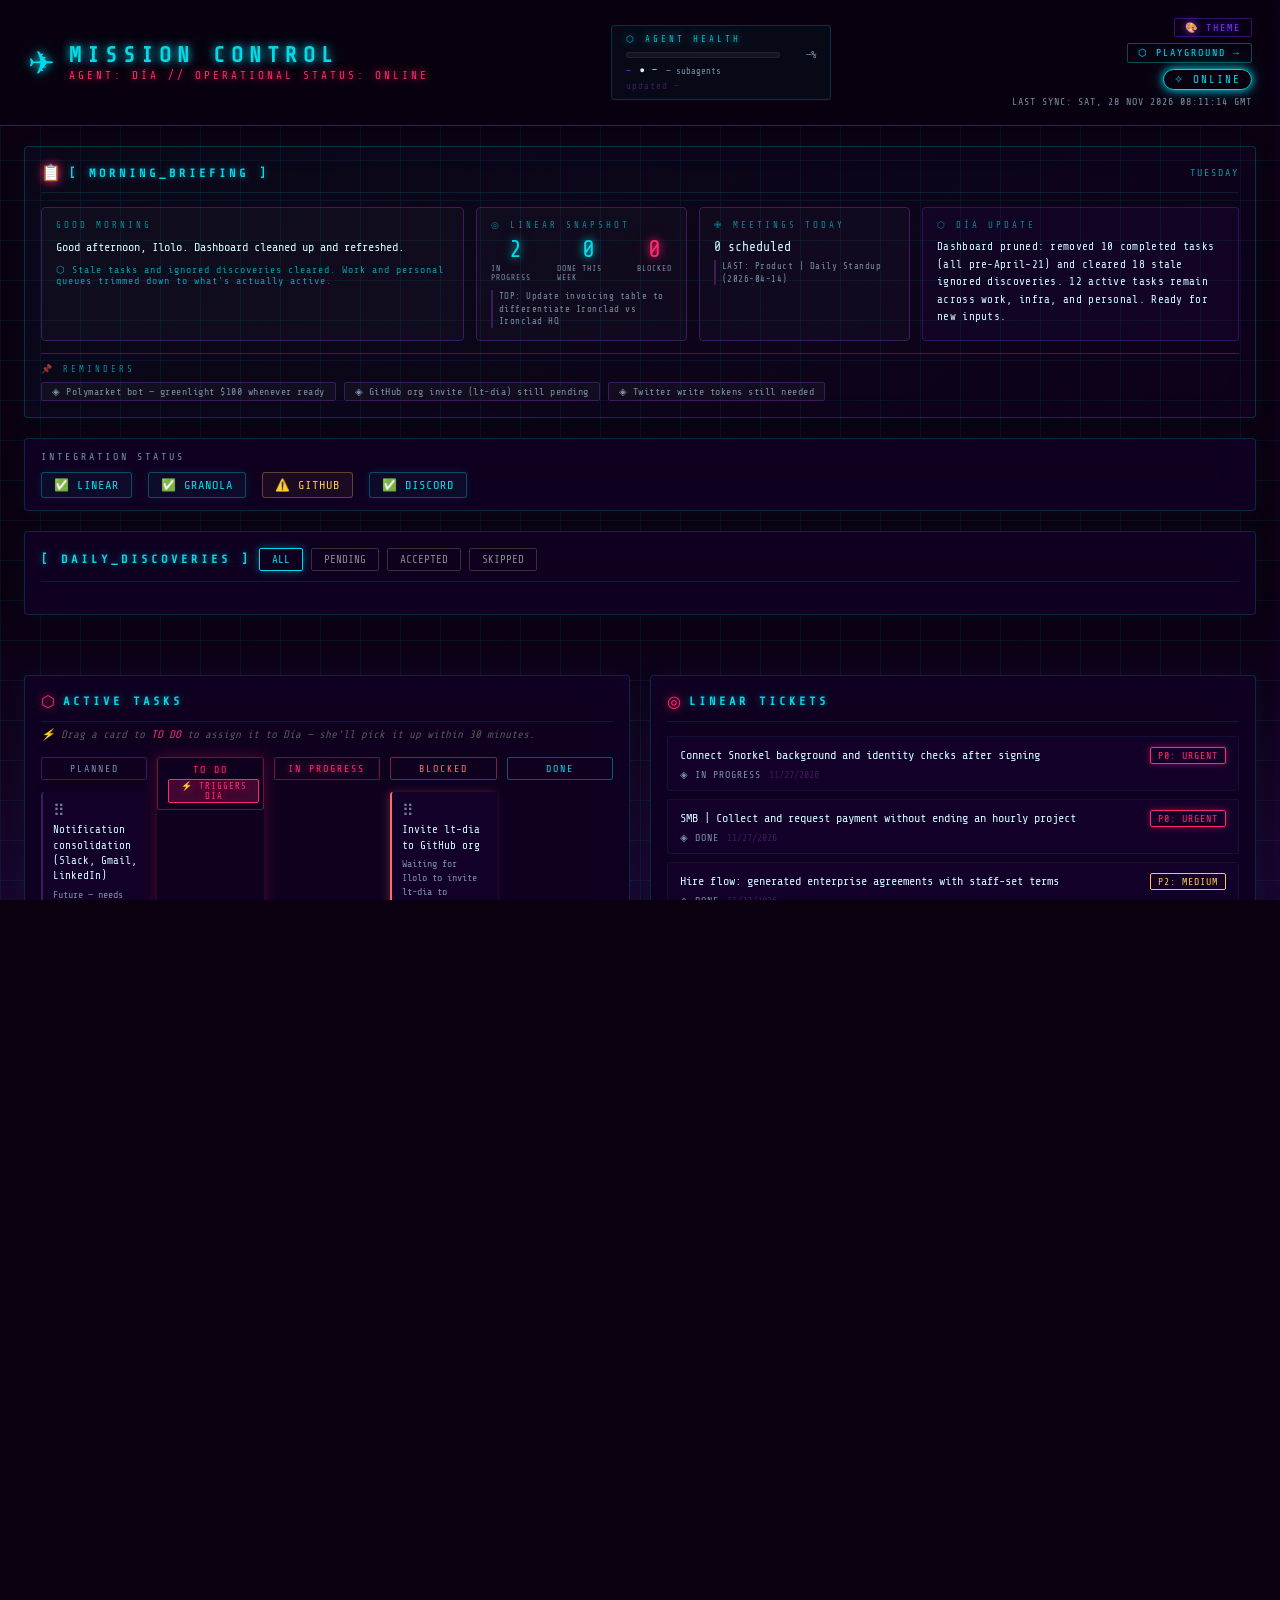
<file: index.html>
<!DOCTYPE html>
<html lang="en">
<head>
  <link rel="icon" type="image/svg+xml" href="favicon.svg">
  <meta charset="UTF-8" />
  <meta name="viewport" content="width=device-width, initial-scale=1.0" />
  <title>Día — Mission Control</title>
  <link rel="preconnect" href="https://fonts.googleapis.com" />
  <link rel="preconnect" href="https://fonts.gstatic.com" crossorigin />
  <link href="https://fonts.googleapis.com/css2?family=Share+Tech+Mono&display=swap" rel="stylesheet" />
  <link rel="stylesheet" href="style.css" />
</head>
<body>
  <div class="grid-bg"></div>

  <header class="header">
    <div class="header-left">
      <div class="logo-glyph">✈</div>
      <div>
        <h1 class="title">MISSION CONTROL</h1>
        <p class="subtitle">AGENT: DÍA // OPERATIONAL STATUS: ONLINE</p>
      </div>
    </div>
    <div class="header-center">
      <div class="agent-health-widget" id="agentHealthWidget">
        <div class="health-label">⬡ AGENT HEALTH</div>
        <div class="context-meter">
          <div class="meter-track">
            <div class="meter-fill" id="meterFill" style="width: 0%"></div>
          </div>
          <span class="meter-pct" id="meterPct">—%</span>
        </div>
        <div class="health-meta">
          <span class="model-tag" id="modelTag">—</span>
          <span class="status-tag" id="statusTag">● —</span>
          <span class="subagent-count" id="subagentCount">— subagents</span>
        </div>
        <div class="health-updated" id="healthUpdated">updated —</div>
      </div>
    </div>
    <div class="header-right">
      <a href="playground.html" class="nav-link">⬡ PLAYGROUND →</a>
      <div class="status-pill online">✧ ONLINE</div>
      <div class="last-updated" id="lastUpdated">LAST SYNC: —</div>
    </div>
  </header>

  <main class="main">

    <!-- MORNING BRIEFING -->
    <section class="section briefing-section" id="briefingSection">
      <div class="section-header">
        <span class="section-icon">📋</span>
        <h2 class="section-title">[ MORNING_BRIEFING ]</h2>
        <span class="briefing-date" id="briefingDate">—</span>
      </div>
      <div class="briefing-body" id="briefingBody">
        <div class="placeholder-msg">Loading briefing...</div>
      </div>
    </section>

    <!-- Integration Status Bar -->
    <section class="section integrations-bar">
      <div class="section-label">INTEGRATION STATUS</div>
      <div class="integrations-list" id="integrationsList">
        <div class="integration-item loading">Loading...</div>
      </div>
    </section>

    <!-- DAILY DISCOVERIES -->
    <section class="section discoveries-section">
      <div class="section-header">
        <h2 class="section-title">[ DAILY_DISCOVERIES ]</h2>
        <div class="discoveries-filter">
          <button class="filter-btn active" data-filter="all">ALL</button>
          <button class="filter-btn" data-filter="pending">PENDING</button>
          <button class="filter-btn" data-filter="accepted">ACCEPTED</button>
          <button class="filter-btn" data-filter="skipped">SKIPPED</button>
        </div>
      </div>
      <div class="discoveries-grid" id="discoveries-grid">
        <!-- rendered by app.js -->
      </div>
    </section>

    <!-- Row 1: Kanban + Linear -->
    <div class="row row-2col">

      <!-- Active Tasks / Kanban -->
      <section class="section kanban-section">
        <div class="section-header">
          <span class="section-icon">⬡</span>
          <h2 class="section-title">ACTIVE TASKS</h2>
        </div>
        <p class="kanban-hint">⚡ Drag a card to <span style="color:#ff2a6d">TO DO</span> to assign it to Día — she'll pick it up within 30 minutes.</p>
        <div class="kanban-board" id="kanbanBoard">
          <div class="kanban-col" id="col-planned" data-status="planned">
            <div class="kanban-col-header planned">PLANNED</div>
            <div class="kanban-cards"></div>
          </div>
          <div class="kanban-col" id="col-todo" data-status="todo">
            <div class="kanban-col-header todo">TO DO <span class="trigger-badge">⚡ TRIGGERS DÍA</span></div>
            <div class="kanban-cards"></div>
          </div>
          <div class="kanban-col" id="col-in_progress" data-status="in_progress">
            <div class="kanban-col-header in-progress">IN PROGRESS</div>
            <div class="kanban-cards"></div>
          </div>
          <div class="kanban-col" id="col-blocked" data-status="blocked">
            <div class="kanban-col-header blocked">BLOCKED</div>
            <div class="kanban-cards"></div>
          </div>
          <div class="kanban-col" id="col-done" data-status="done">
            <div class="kanban-col-header done">DONE</div>
            <div class="kanban-cards"></div>
          </div>
        </div>
      </section>

      <!-- Linear Tickets -->
      <section class="section linear-section">
        <div class="section-header">
          <span class="section-icon">◎</span>
          <h2 class="section-title">LINEAR TICKETS</h2>
        </div>
        <div class="linear-list" id="linearList">
          <div class="placeholder-msg">Awaiting first sync...</div>
        </div>
      </section>

    </div>

    
    <!-- Día Activity Feed -->
    <section class="section activity-section">
      <div class="section-header">
        <span class="section-icon">⬡</span>
        <h2 class="section-title">[ DÍA_ACTIVITY_LOG ]</h2>
        <span class="activity-live-dot"></span>
      </div>
      <div class="activity-feed" id="activityFeed">
        <div class="placeholder-msg">Loading activity...</div>
      </div>
    </section>

    <!-- Row 2: Granola + Scheduled Jobs -->
    <div class="row row-2col">

      <!-- Granola Meeting Notes -->
      <section class="section granola-section">
        <div class="section-header">
          <span class="section-icon">✙</span>
          <h2 class="section-title">RECENT MEETING NOTES</h2>
        </div>
        <div class="granola-list" id="granolaList">
          <div class="placeholder-msg">Awaiting first sync...</div>
        </div>
      </section>

      <!-- Scheduled Jobs -->
      <section class="section jobs-section">
        <div class="section-header">
          <span class="section-icon">⬢</span>
          <h2 class="section-title">SCHEDULED JOBS</h2>
        </div>
        <div class="jobs-list" id="jobsList">
          <div class="job-item">
            <div class="job-name">🔄 Data Refresh</div>
            <div class="job-meta">Every 30 min via GitHub Actions</div>
            <div class="job-badge active">ACTIVE</div>
          </div>
          <div class="job-item">
            <div class="job-name">📋 Morning Briefing</div>
            <div class="job-meta">Linear + Granola digest — 9:00 AM EST</div>
            <div class="job-badge active">ACTIVE</div>
          </div>
          <div class="job-item">
            <div class="job-name">👁 GitHub PR Monitor</div>
            <div class="job-meta">Watch org PRs + issues</div>
            <div class="job-badge blocked">BLOCKED</div>
          </div>
          <div class="job-item">
            <div class="job-name">💬 Discord Heartbeat</div>
            <div class="job-meta">Every 30 min — requireMention: false</div>
            <div class="job-badge active">ACTIVE</div>
          </div>
          <div class="job-item">
            <div class="job-name">📨 Notification Consolidator</div>
            <div class="job-meta">Slack + Gmail + LinkedIn</div>
            <div class="job-badge planned">PLANNED</div>
          </div>
        </div>
      </section>

    </div>

  
    <!-- Productivity Heatmap -->
    <section class="section heatmap-section">
      <div class="section-header">
        <span class="section-icon">◈</span>
        <h2 class="section-title">[ DÍA_ACTIVITY_HEATMAP ]</h2>
        <span class="heatmap-subtitle">12 WEEKS — ACTIONS PER DAY</span>
      </div>
      <div class="heatmap-wrap" id="heatmapWrap">
        <div class="placeholder-msg">Loading heatmap...</div>
      </div>
      <div class="heatmap-legend" id="heatmapLegend"></div>
    </section>

  </main>

  <footer class="footer">
    <span class="footer-text">DÍA // OPENCLAW AGENT // LAWTRADES</span>
    <span class="footer-sep">✈</span>
    <span class="footer-text" id="footerTime">—</span>
  </footer>

  <script src="app.js"></script>
  <script src="theme-engine.js"></script>
</body>
</html>
</file>
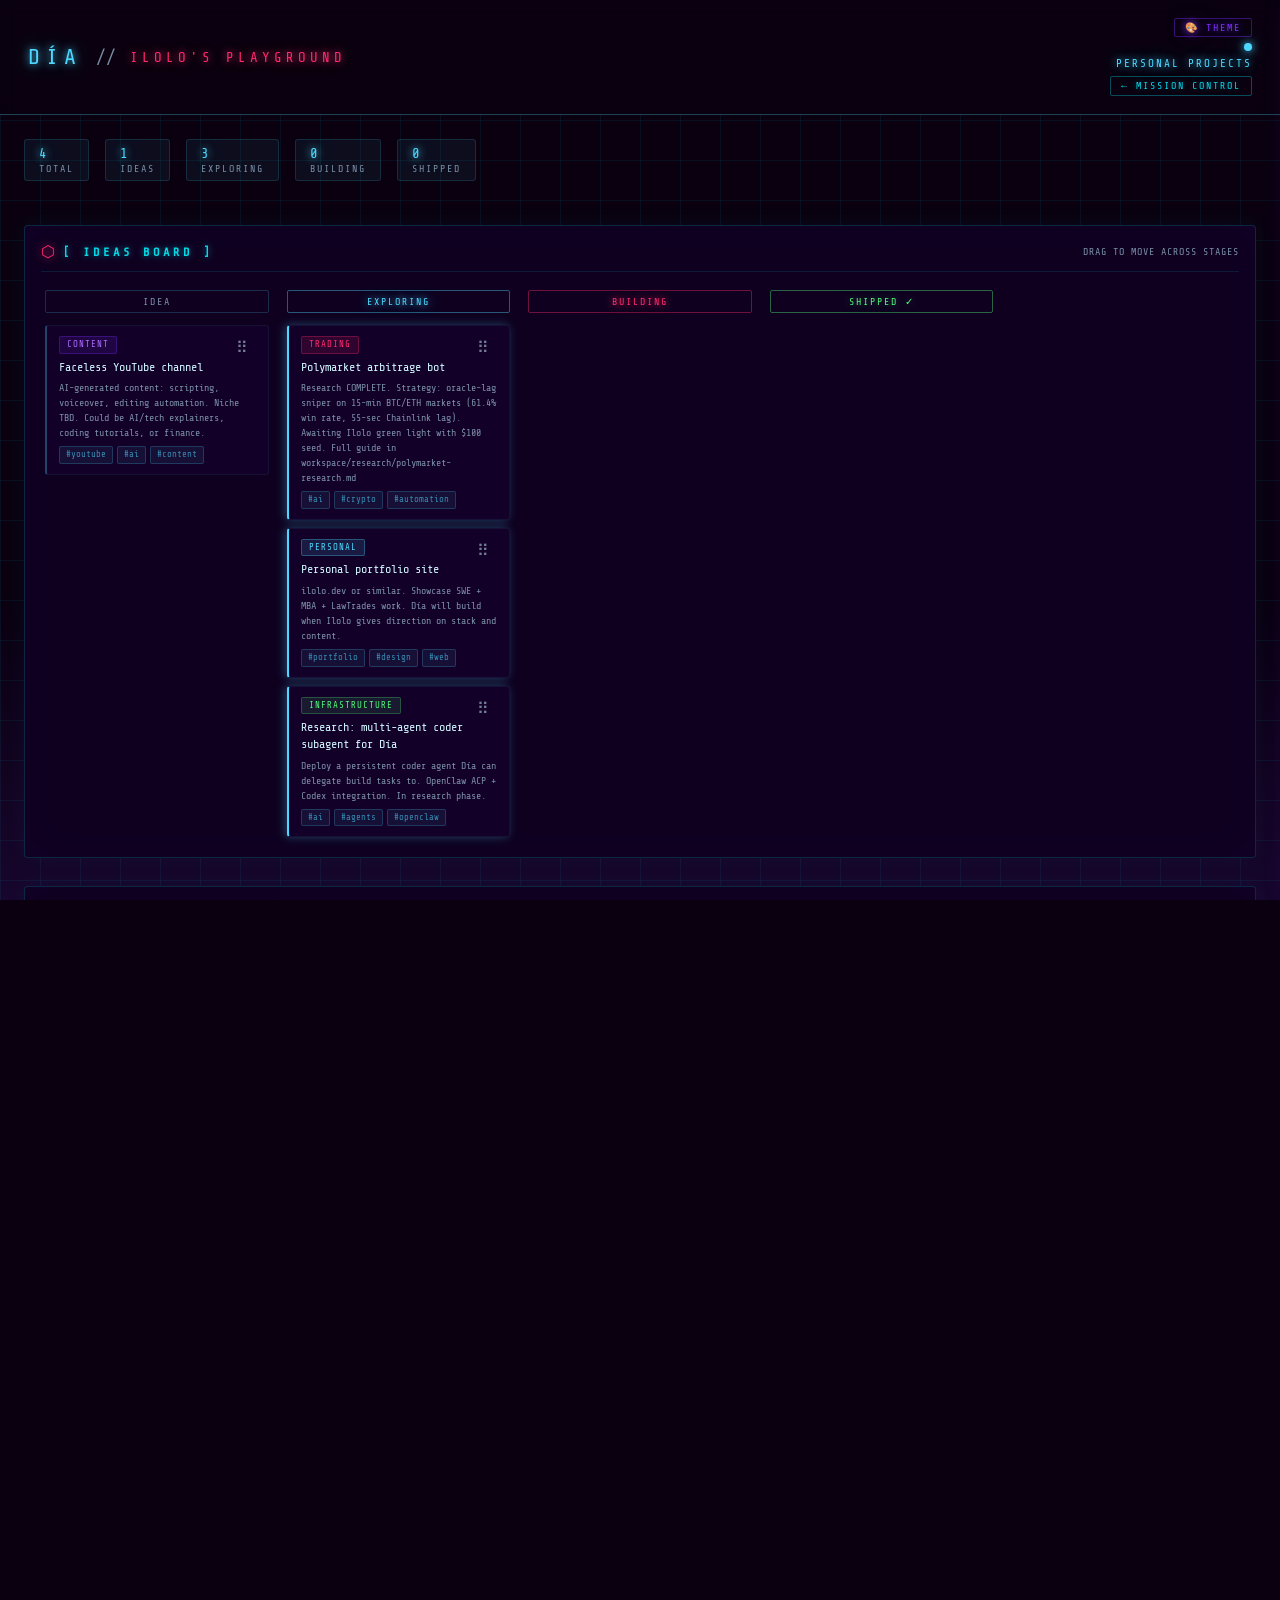
<file: playground.html>
<!DOCTYPE html>
<html lang="en">
<head>
  <link rel="icon" type="image/svg+xml" href="favicon.svg">
  <meta charset="UTF-8" />
  <meta name="viewport" content="width=device-width, initial-scale=1.0" />
  <title>Día — Ilolo's Playground</title>
  <link rel="preconnect" href="https://fonts.googleapis.com" />
  <link rel="preconnect" href="https://fonts.gstatic.com" crossorigin />
  <link href="https://fonts.googleapis.com/css2?family=Share+Tech+Mono&display=swap" rel="stylesheet" />
  <link rel="stylesheet" href="playground.css" />
  <link rel="stylesheet" href="style.css" />
</head>
<body>
  <div class="grid-bg"></div>

  <!-- HEADER -->
  <header class="pg-header">
    <div class="header-left">
      <span class="agent-name">DÍA</span>
      <span class="header-sep">//</span>
      <span class="page-tag">ILOLO'S PLAYGROUND</span>
    </div>
    <div class="header-right">
      <span class="status-dot"></span>
      <span class="status-text">PERSONAL PROJECTS</span>
      <a href="index.html" class="nav-link">← MISSION CONTROL</a>
    </div>
  </header>

  <main class="pg-main">

    <!-- STATS STRIP -->
    <div class="stats-strip" id="statsStrip">
      <!-- rendered by playground.js -->
    </div>

    <!-- ── SECTION 1: IDEAS BOARD ───────────────────────── -->
    <section class="section kanban-section">
      <div class="section-header">
        <span class="section-icon">⬡</span>
        <h2 class="section-title">[ IDEAS BOARD ]</h2>
        <span class="section-meta">DRAG TO MOVE ACROSS STAGES</span>
      </div>

      <div class="kanban-board" id="kanbanBoard">

        <!-- IDEA -->
        <div class="kanban-col" id="col-idea" data-status="idea">
          <div class="kanban-col-header idea">IDEA</div>
          <div class="kanban-cards"></div>
        </div>

        <!-- EXPLORING -->
        <div class="kanban-col" id="col-exploring" data-status="exploring">
          <div class="kanban-col-header exploring">EXPLORING</div>
          <div class="kanban-cards"></div>
        </div>

        <!-- BUILDING -->
        <div class="kanban-col" id="col-building" data-status="building">
          <div class="kanban-col-header building">BUILDING</div>
          <div class="kanban-cards"></div>
        </div>

        <!-- SHIPPED -->
        <div class="kanban-col" id="col-shipped" data-status="shipped">
          <div class="kanban-col-header shipped">SHIPPED ✓</div>
          <div class="kanban-cards"></div>
        </div>

      </div>
    </section>

    <!-- ── SECTION 2: ACTIVE EXPERIMENTS ────────────────── -->
    <section class="section experiments-section">
      <div class="section-header">
        <span class="section-icon">◎</span>
        <h2 class="section-title">[ ACTIVE EXPERIMENTS ]</h2>
        <span class="section-meta">PROJECTS IN BUILDING STAGE</span>
      </div>
      <div id="activeExperiments">
        <!-- rendered by playground.js -->
      </div>
    </section>

    <!-- ── SECTION 3: IDEA INBOX ─────────────────────────── -->
    <section class="section inbox-section">
      <div class="section-header">
        <span class="section-icon">◈</span>
        <h2 class="section-title">[ IDEA INBOX ]</h2>
        <span class="section-meta">CAPTURED IDEAS LAND IN THE BOARD AS ▸ IDEA</span>
      </div>

      <form id="inboxForm" class="inbox-form" onsubmit="return false;">
        <input
          id="inboxInput"
          type="text"
          class="inbox-input"
          placeholder="+ TYPE A NEW IDEA AND HIT ENTER..."
          autocomplete="off"
          spellcheck="false"
        />
        <button type="submit" class="inbox-btn">ADD IDEA</button>
      </form>

      <div class="inbox-hint">
        Ideas are saved to <code style="color:#4dd9ff">data/playground-tasks.json</code> via GitHub API.
        If offline, they'll be stored locally and synced on next load.
      </div>
      <div id="syncNote" class="inbox-sync-note" style="display:none;">
        ⚠ LOCAL CHANGES PENDING SYNC — will attempt to push to GitHub automatically.
      </div>

    </section>


    <!-- ── SECTION: MBA SCHOLARSHIPS ─────────────────────────── -->
    <section class="section scholarship-section" id="scholarshipSection">
      <div class="section-header">
        <span class="section-icon">◈</span>
        <h2 class="section-title">[ MBA &amp; GRAD SCHOLARSHIPS ]</h2>
        <span class="section-meta" id="scholarshipMeta">LOADING...</span>
      </div>

      <!-- Filter bar -->
      <div class="scholarship-filters" id="scholarshipFilters">
        <button class="schol-filter active" data-filter="all">ALL</button>
        <button class="schol-filter" data-filter="black">BLACK</button>
        <button class="schol-filter" data-filter="nigerian">NIGERIAN</button>
        <button class="schol-filter" data-filter="hispanic">HISPANIC</button>
        <button class="schol-filter" data-filter="immigrant">IMMIGRANT</button>
        <button class="schol-filter" data-filter="military">MILITARY</button>
        <button class="schol-filter" data-filter="athlete">ATHLETE</button>
        <button class="schol-filter" data-filter="high-value">HIGH VALUE</button>
      </div>

      <!-- Scholarship cards -->
      <div class="scholarship-grid" id="scholarshipGrid">
        <div class="placeholder-msg">Loading scholarships...</div>
      </div>

      <div style="font-size:9px;color:#2a4a5a;margin-top:12px;letter-spacing:1px;">
        ◌ UPDATED DAILY BY DÍA · BASED ON YOUR RESUME &amp; PROFILE · <span id="scholLastUpdated">—</span>
      </div>
    </section>

    <!-- ── SECTION: POLYMARKET BOT ─────────────────────────── -->
    <section class="section poly-section" id="polySection">
      <div class="section-header">
        <span class="section-icon">◈</span>
        <h2 class="section-title">[ POLYMARKET_BOT ]</h2>
        <span class="section-meta" id="polyMode">DEMO MODE</span>
      </div>

      <!-- Stats strip -->
      <div class="poly-stats-strip" id="polyStatsStrip">
        <div class="poly-stat"><div class="poly-stat-label">TOTAL TRADES</div><div class="poly-stat-value" id="polyTrades">—</div></div>
        <div class="poly-stat"><div class="poly-stat-label">WIN RATE</div><div class="poly-stat-value green" id="polyWinRate">—</div></div>
        <div class="poly-stat"><div class="poly-stat-label">DAILY P&L</div><div class="poly-stat-value" id="polyDailyPnl">—</div></div>
        <div class="poly-stat"><div class="poly-stat-label">CUMULATIVE P&L</div><div class="poly-stat-value" id="polyCumPnl">—</div></div>
        <div class="poly-stat"><div class="poly-stat-label">TRADE SIZE</div><div class="poly-stat-value" id="polyTradeSize">—</div></div>
        <div class="poly-stat"><div class="poly-stat-label">STRATEGY</div><div class="poly-stat-value" style="font-size:10px" id="polyStrategy">—</div></div>
      </div>

      <!-- P&L Chart -->
      <div class="poly-chart-wrap">
        <span class="poly-chart-label">P&L CURVE (CUMULATIVE)</span>
        <canvas id="polyPnlChart"></canvas>
      </div>

      <!-- Recent trades -->
      <div class="section-header" style="margin-top:8px;padding-top:8px;border-top:1px solid rgba(5,217,232,0.1)">
        <span style="font-size:9px;letter-spacing:2px;color:var(--dim)">RECENT TRADES</span>
      </div>
      <div class="poly-trades-list" id="polyTradesList">
        <div class="placeholder-msg">Loading...</div>
      </div>

      <!-- Links -->
      <div style="display:flex;gap:8px;flex-wrap:wrap;margin-top:8px">
        <a class="poly-link" href="https://polymarket.com/profile/0x46bf9f646dbc3cf346243f3a9f5e8edbccbbd07d" target="_blank">◈ MY WALLET</a>
        <a class="poly-link" href="https://0xinsider.com/polymarket/@gabagool22" target="_blank">◈ GABAGOOL22</a>
        <a class="poly-link" href="https://polymarket.com/markets/crypto" target="_blank">◈ CRYPTO MARKETS</a>
        <a class="poly-link" href="https://github.com/JonathanPetersonn/oracle-lag-sniper" target="_blank">◈ BOT SOURCE</a>
      </div>
    </section>

  </main>

  <footer class="pg-footer">
    <span style="color:#2a4a5a">DÍA // OPENCLAW AGENT // ILOLO'S PLAYGROUND</span>
    <span class="footer-sep">◈</span>
    <span id="footerTime" style="color:#2a4a5a">—</span>
  </footer>

  <script src="theme-engine.js"></script>
  <script src="playground.js"></script>
</body>
</html>
</file>
<file: style.css>
/* ============================================================
   MISSION CONTROL — Synthwave 84 / Cyberpunk Theme
   ============================================================ */

:root {
  --bg:         #0a0010;
  --bg-card:    #0f0020;
  --bg-card2:   #130028;
  --pink:       #ff2a6d;
  --cyan:       #05d9e8;
  --light-blue: #d1f7ff;
  --purple:     #7b2fff;
  --dim:        #3d1a5e;
  --text:       #d1f7ff;
  --text-dim:   #7a8fa6;
  --grid-color: rgba(5, 217, 232, 0.07);
  --glow-pink:  0 0 8px #ff2a6d, 0 0 20px rgba(255, 42, 109, 0.4);
  --glow-cyan:  0 0 8px #05d9e8, 0 0 20px rgba(5, 217, 232, 0.4);
  --glow-purple:0 0 8px #7b2fff, 0 0 24px rgba(123, 47, 255, 0.3);
}

* { box-sizing: border-box; margin: 0; padding: 0; }

html, body {
  height: 100%;
  background: var(--bg);
  color: var(--text);
  font-family: 'Share Tech Mono', monospace;
  font-size: 13px;
  overflow-x: hidden;
}

/* ── GRID BACKGROUND ─────────────────────────────────────── */
.grid-bg {
  position: fixed;
  inset: 0;
  z-index: 0;
  background-image:
    linear-gradient(var(--grid-color) 1px, transparent 1px),
    linear-gradient(90deg, var(--grid-color) 1px, transparent 1px);
  background-size: 40px 40px;
  pointer-events: none;
}

/* Horizon glow */
.grid-bg::after {
  content: '';
  position: fixed;
  bottom: 0;
  left: 0;
  right: 0;
  height: 35vh;
  background: linear-gradient(to top, rgba(123, 47, 255, 0.12), transparent);
  pointer-events: none;
}

/* ── HEADER ──────────────────────────────────────────────── */
.header {
  position: relative;
  z-index: 10;
  display: flex;
  align-items: center;
  justify-content: space-between;
  padding: 18px 28px;
  border-bottom: 1px solid rgba(5, 217, 232, 0.25);
  background: rgba(10, 0, 16, 0.85);
  backdrop-filter: blur(8px);
}

.header-left {
  display: flex;
  align-items: center;
  gap: 14px;
}

.logo-glyph {
  font-size: 32px;
  color: var(--cyan);
  text-shadow: var(--glow-cyan);
  animation: pulse-cyan 3s ease-in-out infinite;
}

.title {
  font-size: 22px;
  letter-spacing: 6px;
  color: var(--cyan);
  text-shadow: var(--glow-cyan);
}

.subtitle {
  font-size: 11px;
  letter-spacing: 3px;
  color: var(--pink);
  margin-top: 2px;
  text-shadow: var(--glow-pink);
}

.header-right {
  display: flex;
  flex-direction: column;
  align-items: flex-end;
  gap: 6px;
}

.nav-link {
  font-family: 'Share Tech Mono', monospace;
  font-size: 10px;
  letter-spacing: 2px;
  color: var(--cyan);
  text-decoration: none;
  border: 1px solid rgba(5, 217, 232, 0.35);
  padding: 3px 10px;
  border-radius: 2px;
  transition: all 0.2s;
  text-shadow: 0 0 6px rgba(5, 217, 232, 0.4);
}
.nav-link:hover {
  background: rgba(5, 217, 232, 0.1);
  border-color: var(--cyan);
  box-shadow: 0 0 10px rgba(5, 217, 232, 0.3);
}

.status-pill {
  font-size: 11px;
  letter-spacing: 2px;
  padding: 3px 10px;
  border-radius: 20px;
}
.status-pill.online {
  color: var(--cyan);
  border: 1px solid var(--cyan);
  box-shadow: var(--glow-cyan);
  animation: pulse-cyan 2s ease-in-out infinite;
}

.last-updated {
  font-size: 10px;
  color: var(--text-dim);
  letter-spacing: 1px;
}

/* ── MAIN ────────────────────────────────────────────────── */
.main {
  position: relative;
  z-index: 5;
  padding: 20px 24px 40px;
  display: flex;
  flex-direction: column;
  gap: 20px;
}

.row {
  display: flex;
  gap: 20px;
}
.row-2col > .section {
  flex: 1;
  min-width: 0;
}

/* ── SECTION CARD ────────────────────────────────────────── */
.section {
  background: var(--bg-card);
  border: 1px solid rgba(5, 217, 232, 0.18);
  border-radius: 4px;
  padding: 16px;
  box-shadow: 0 0 24px rgba(5, 217, 232, 0.05), inset 0 0 40px rgba(123, 47, 255, 0.03);
  transition: border-color 0.3s, box-shadow 0.3s;
}
.section:hover {
  border-color: rgba(5, 217, 232, 0.35);
  box-shadow: 0 0 32px rgba(5, 217, 232, 0.1);
}

.section-header {
  display: flex;
  align-items: center;
  gap: 8px;
  margin-bottom: 14px;
  padding-bottom: 10px;
  border-bottom: 1px solid rgba(5, 217, 232, 0.12);
}

.section-icon {
  color: var(--pink);
  font-size: 16px;
  text-shadow: var(--glow-pink);
}

.section-title {
  font-size: 12px;
  letter-spacing: 4px;
  color: var(--cyan);
  text-shadow: 0 0 6px rgba(5, 217, 232, 0.6);
}

.section-label {
  font-size: 10px;
  letter-spacing: 3px;
  color: var(--text-dim);
  margin-bottom: 10px;
}

/* ── INTEGRATIONS BAR ────────────────────────────────────── */
.integrations-bar {
  padding: 12px 16px;
}

.integrations-list {
  display: flex;
  gap: 16px;
  flex-wrap: wrap;
}

.integration-item {
  display: flex;
  align-items: center;
  gap: 6px;
  padding: 5px 12px;
  border-radius: 3px;
  font-size: 12px;
  letter-spacing: 1px;
  border: 1px solid transparent;
}
.integration-item.ok {
  color: var(--cyan);
  border-color: rgba(5, 217, 232, 0.3);
  background: rgba(5, 217, 232, 0.05);
  box-shadow: 0 0 8px rgba(5, 217, 232, 0.1);
}
.integration-item.warn {
  color: #f9c74f;
  border-color: rgba(249, 199, 79, 0.3);
  background: rgba(249, 199, 79, 0.05);
}
.integration-item.err {
  color: var(--pink);
  border-color: rgba(255, 42, 109, 0.3);
  background: rgba(255, 42, 109, 0.05);
}
.integration-item.loading {
  color: var(--text-dim);
}

/* ── KANBAN ──────────────────────────────────────────────── */
.kanban-board {
  display: grid;
  grid-template-columns: repeat(5, 1fr);
  gap: 10px;
}

.kanban-col {
  display: flex;
  flex-direction: column;
  gap: 8px;
}

.kanban-col-header {
  font-size: 10px;
  letter-spacing: 2px;
  text-align: center;
  padding: 5px 4px;
  border-radius: 2px;
  margin-bottom: 4px;
}
.kanban-col-header.planned   { color: var(--text-dim); border: 1px solid var(--dim); }
.kanban-col-header.in-progress { color: var(--pink); border: 1px solid rgba(255,42,109,0.4); text-shadow: var(--glow-pink); }
.kanban-col-header.blocked   { color: #ff6b6b; border: 1px solid rgba(255,107,107,0.4); }
.kanban-col-header.done      { color: var(--cyan); border: 1px solid rgba(5,217,232,0.4); }

.kanban-card {
  background: var(--bg-card2);
  border-radius: 3px;
  padding: 8px 10px;
  font-size: 11px;
  line-height: 1.4;
  border-left: 2px solid transparent;
  transition: transform 0.2s, box-shadow 0.2s;
}
.kanban-card:hover {
  transform: translateY(-2px);
}
.kanban-card.planned   { border-left-color: var(--dim); }
.kanban-card.in_progress {
  border-left-color: var(--pink);
  box-shadow: -2px 0 10px rgba(255, 42, 109, 0.3);
  animation: card-pulse 2s ease-in-out infinite;
}
.kanban-card.blocked   { border-left-color: #ff6b6b; box-shadow: -2px 0 8px rgba(255,107,107,0.25); }
.kanban-card.done      { border-left-color: var(--cyan); box-shadow: -2px 0 8px rgba(5,217,232,0.2); }

.kanban-card-title {
  color: var(--text);
  margin-bottom: 4px;
}
.kanban-card-notes {
  color: var(--text-dim);
  font-size: 10px;
}

/* ── LINEAR ──────────────────────────────────────────────── */
.linear-section {
  display: flex;
  flex-direction: column;
  overflow: hidden;
}

.linear-list {
  display: flex;
  flex-direction: column;
  gap: 8px;
  flex: 1;
  min-height: 0;
  overflow-y: auto;
}

.linear-card {
  background: var(--bg-card2);
  border-radius: 3px;
  padding: 10px 12px;
  border: 1px solid rgba(5, 217, 232, 0.08);
  display: flex;
  flex-direction: column;
  gap: 5px;
  transition: border-color 0.2s;
}
.linear-card:hover {
  border-color: rgba(5, 217, 232, 0.25);
}

.linear-card-top {
  display: flex;
  justify-content: space-between;
  align-items: center;
  gap: 8px;
}

.linear-card-title {
  font-size: 12px;
  color: var(--text);
  flex: 1;
}

.priority-badge {
  font-size: 10px;
  padding: 2px 7px;
  border-radius: 2px;
  letter-spacing: 1px;
  white-space: nowrap;
}
.priority-badge.p0 { color: #ff2a6d; border: 1px solid #ff2a6d; box-shadow: 0 0 6px rgba(255,42,109,0.5); }
.priority-badge.p1 { color: #ff9f1c; border: 1px solid #ff9f1c; }
.priority-badge.p2 { color: #f9c74f; border: 1px solid #f9c74f; }
.priority-badge.p3 { color: #90be6d; border: 1px solid #90be6d; }
.priority-badge.p4 { color: var(--text-dim); border: 1px solid var(--dim); }

.linear-card-meta {
  display: flex;
  gap: 8px;
  align-items: center;
}

.linear-state-badge {
  font-size: 10px;
  color: var(--text-dim);
  letter-spacing: 1px;
}

.linear-date {
  font-size: 10px;
  color: var(--dim);
}

/* ── GRANOLA ─────────────────────────────────────────────── */
.granola-list {
  display: flex;
  flex-direction: column;
  gap: 8px;
}

.granola-note {
  background: var(--bg-card2);
  border-radius: 3px;
  padding: 10px 12px;
  border: 1px solid rgba(123, 47, 255, 0.15);
  display: flex;
  justify-content: space-between;
  align-items: center;
  gap: 10px;
  transition: border-color 0.2s;
}
.granola-note:hover {
  border-color: rgba(123, 47, 255, 0.35);
}

.granola-note-title {
  font-size: 12px;
  color: var(--text);
  flex: 1;
}

.granola-note-date {
  font-size: 10px;
  color: var(--purple);
  white-space: nowrap;
}

/* ── SCHEDULED JOBS ──────────────────────────────────────── */
.jobs-list {
  display: flex;
  flex-direction: column;
  gap: 8px;
}

.job-item {
  background: var(--bg-card2);
  border-radius: 3px;
  padding: 10px 12px;
  border: 1px solid rgba(5, 217, 232, 0.08);
  display: flex;
  align-items: center;
  gap: 10px;
}

.job-name {
  font-size: 12px;
  color: var(--text);
  flex: 1;
}
.job-meta {
  font-size: 10px;
  color: var(--text-dim);
  flex: 2;
}

.job-badge {
  font-size: 10px;
  padding: 2px 8px;
  border-radius: 2px;
  letter-spacing: 1px;
  white-space: nowrap;
}
.job-badge.active  { color: var(--cyan); border: 1px solid rgba(5,217,232,0.4); box-shadow: 0 0 6px rgba(5,217,232,0.2); }
.job-badge.planned { color: var(--text-dim); border: 1px solid var(--dim); }
.job-badge.blocked { color: #ff6b6b; border: 1px solid rgba(255,107,107,0.4); }

/* ── PLACEHOLDER / LOADING ───────────────────────────────── */
.placeholder-msg {
  color: var(--text-dim);
  font-size: 11px;
  letter-spacing: 1px;
  padding: 12px 0;
  text-align: center;
  border: 1px dashed var(--dim);
  border-radius: 3px;
}

/* ── SCROLLBAR ───────────────────────────────────────────── */
::-webkit-scrollbar { width: 4px; }
::-webkit-scrollbar-track { background: var(--bg); }
::-webkit-scrollbar-thumb { background: var(--dim); border-radius: 2px; }
::-webkit-scrollbar-thumb:hover { background: var(--purple); }

/* ── FOOTER ──────────────────────────────────────────────── */
.footer {
  position: relative;
  z-index: 5;
  text-align: center;
  padding: 12px;
  border-top: 1px solid rgba(5, 217, 232, 0.1);
  font-size: 10px;
  letter-spacing: 3px;
  color: var(--text-dim);
  display: flex;
  justify-content: center;
  align-items: center;
  gap: 16px;
}
.footer-sep {
  color: var(--pink);
  text-shadow: var(--glow-pink);
}

/* ── ANIMATIONS ──────────────────────────────────────────── */
@keyframes pulse-cyan {
  0%, 100% { opacity: 1; }
  50%       { opacity: 0.65; }
}

@keyframes card-pulse {
  0%, 100% { box-shadow: -2px 0 10px rgba(255, 42, 109, 0.3); }
  50%       { box-shadow: -2px 0 18px rgba(255, 42, 109, 0.6); }
}

/* ── RESPONSIVE ──────────────────────────────────────────── */
@media (max-width: 1100px) {
  .kanban-board { grid-template-columns: repeat(3, 1fr); }
}
@media (max-width: 900px) {
  .row-2col { flex-direction: column; }
  .kanban-board { grid-template-columns: repeat(2, 1fr); }
}
@media (max-width: 600px) {
  .kanban-board { grid-template-columns: 1fr; }
  .header { flex-direction: column; align-items: flex-start; gap: 10px; }
  .title { font-size: 16px; }
}

/* ============================================================
   DRAG AND DROP
   ============================================================ */
.task-card { cursor: grab; }
.task-card.dragging { opacity: 0.4; transform: scale(0.95); cursor: grabbing; }
.drag-handle { margin-right: 8px; opacity: 0.5; font-size: 16px; cursor: grab; }
.kanban-col.drag-over { box-shadow: 0 0 20px #05d9e8, inset 0 0 20px rgba(5,217,232,0.1); border-color: #05d9e8; }

/* ============================================================
   DISCOVERIES
   ============================================================ */
.discoveries-section { margin-bottom: 40px; }
.discoveries-filter { display: flex; gap: 8px; }
.filter-btn { background: transparent; border: 1px solid #333; color: #888; padding: 4px 12px; font-family: 'Share Tech Mono', monospace; font-size: 11px; cursor: pointer; border-radius: 2px; transition: all 0.2s; }
.filter-btn.active, .filter-btn:hover { border-color: #05d9e8; color: #05d9e8; box-shadow: 0 0 8px rgba(5,217,232,0.4); }
.discoveries-grid { display: grid; grid-template-columns: repeat(auto-fill, minmax(320px, 1fr)); gap: 16px; margin-top: 16px; }
.discovery-card { background: rgba(255,42,109,0.05); border: 1px solid #2a1a2a; border-radius: 4px; padding: 16px; transition: all 0.3s; animation: slideIn 0.4s ease; }
.discovery-card:hover { border-color: #ff2a6d; box-shadow: 0 0 12px rgba(255,42,109,0.2); }
.discovery-card.skipped { opacity: 0.35; filter: grayscale(0.5); }
.discovery-card.accepted { border-color: #05d9e8; box-shadow: 0 0 10px rgba(5,217,232,0.2); }
@keyframes slideIn { from { opacity:0; transform:translateY(10px); } to { opacity:1; transform:translateY(0); } }
.source-badge { display: inline-block; font-size: 10px; padding: 2px 8px; border-radius: 2px; margin-bottom: 8px; font-weight: bold; letter-spacing: 1px; }
.source-OPENCLAW { background: rgba(209,247,255,0.15); color: #d1f7ff; border: 1px solid #d1f7ff44; }
.source-REDDIT { background: rgba(255,69,0,0.15); color: #ff6030; border: 1px solid #ff603044; }
.source-LINKEDIN { background: rgba(0,119,181,0.15); color: #0a8fd0; border: 1px solid #0a8fd044; }
.source-NEWS { background: rgba(255,200,0,0.15); color: #ffc800; border: 1px solid #ffc80044; }
.source-TWITTER { background: rgba(29,161,242,0.15); color: #1da1f2; border: 1px solid #1da1f244; }
.discovery-title { font-size: 13px; color: #d1f7ff; margin: 6px 0; line-height: 1.4; }
.discovery-desc { font-size: 11px; color: #888; line-height: 1.6; margin-bottom: 10px; }
.discovery-action-note { font-size: 10px; color: #ff2a6d; margin-bottom: 12px; font-style: italic; }
.discovery-date { font-size: 10px; color: #555; margin-bottom: 12px; }
.discovery-actions { display: flex; gap: 8px; }
.btn-implement { flex: 1; background: rgba(5,217,232,0.1); border: 1px solid #05d9e8; color: #05d9e8; padding: 6px; font-family: 'Share Tech Mono', monospace; font-size: 11px; cursor: pointer; border-radius: 2px; transition: all 0.2s; }
.btn-implement:hover { background: rgba(5,217,232,0.25); box-shadow: 0 0 10px rgba(5,217,232,0.5); }
.btn-skip { flex: 1; background: rgba(255,42,109,0.1); border: 1px solid #ff2a6d; color: #ff2a6d; padding: 6px; font-family: 'Share Tech Mono', monospace; font-size: 11px; cursor: pointer; border-radius: 2px; transition: all 0.2s; }
.btn-skip:hover { background: rgba(255,42,109,0.25); box-shadow: 0 0 10px rgba(255,42,109,0.5); }
.status-badge-accepted { display: inline-block; background: #ff2a6d; color: white; font-size: 10px; padding: 2px 8px; border-radius: 2px; margin-top: 8px; letter-spacing: 1px; animation: pulse 2s infinite; }
.tags { display: flex; gap: 4px; flex-wrap: wrap; margin-bottom: 8px; }
.tag { font-size: 9px; padding: 1px 6px; background: rgba(255,255,255,0.05); border: 1px solid #333; color: #666; border-radius: 2px; }

/* To Do column — special active glow */
.kanban-col[data-status="todo"] {
  border-color: #ff2a6d;
  box-shadow: 0 0 15px rgba(255,42,109,0.25);
}
.kanban-col[data-status="todo"] .col-title {
  color: #ff2a6d;
  text-shadow: 0 0 10px rgba(255,42,109,0.6);
}
.kanban-col[data-status="todo"].drag-over {
  box-shadow: 0 0 30px rgba(255,42,109,0.5), inset 0 0 20px rgba(255,42,109,0.1);
}
.trigger-badge {
  font-size: 9px;
  padding: 1px 6px;
  background: rgba(255,42,109,0.2);
  border: 1px solid #ff2a6d;
  color: #ff2a6d;
  border-radius: 2px;
  margin-left: 6px;
  letter-spacing: 1px;
  animation: pulse 2s infinite;
}
.kanban-hint {
  font-size: 11px;
  color: #555;
  margin: -8px 0 16px 0;
  font-style: italic;
}
.kanban-col-header.todo {
  color: #ff2a6d;
  border: 1px solid rgba(255,42,109,0.4);
  text-shadow: 0 0 8px rgba(255,42,109,0.6);
  display: flex;
  flex-direction: column;
  align-items: center;
  gap: 4px;
  padding: 6px 4px;
}
.kanban-card.todo {
  border-left-color: #ff2a6d;
  box-shadow: -2px 0 10px rgba(255,42,109,0.2);
}

/* ── AGENT HEALTH WIDGET ────────────────────────────────────── */
.header-center {
  flex: 1;
  display: flex;
  justify-content: center;
  align-items: center;
}

.agent-health-widget {
  background: rgba(5, 217, 232, 0.04);
  border: 1px solid rgba(5, 217, 232, 0.2);
  border-radius: 4px;
  padding: 8px 14px;
  min-width: 220px;
  max-width: 280px;
  display: flex;
  flex-direction: column;
  gap: 5px;
  transition: border-color 0.3s, box-shadow 0.3s;
}
.agent-health-widget:hover {
  border-color: rgba(5, 217, 232, 0.4);
  box-shadow: 0 0 16px rgba(5, 217, 232, 0.12);
}

.health-label {
  font-size: 9px;
  letter-spacing: 3px;
  color: var(--cyan);
  text-shadow: var(--glow-cyan);
  opacity: 0.85;
}

.context-meter {
  display: flex;
  align-items: center;
  gap: 8px;
}

.meter-track {
  flex: 1;
  height: 6px;
  background: rgba(255, 255, 255, 0.05);
  border-radius: 3px;
  overflow: hidden;
  border: 1px solid rgba(255, 255, 255, 0.06);
}

.meter-fill {
  height: 100%;
  border-radius: 3px;
  background: linear-gradient(90deg, #05d9e8, #ff2a6d);
  background-size: 200% 100%;
  transition: width 0.6s ease, box-shadow 0.6s ease;
  box-shadow: 0 0 6px rgba(5, 217, 232, 0.7);
}

/* Color states via JS-applied classes */
.meter-fill.state-ok {
  background: linear-gradient(90deg, #05d9e8 0%, #7b2fff 100%);
  box-shadow: 0 0 8px rgba(5, 217, 232, 0.8);
}
.meter-fill.state-warn {
  background: linear-gradient(90deg, #f9c74f 0%, #ff9f1c 100%);
  box-shadow: 0 0 8px rgba(249, 199, 79, 0.7);
}
.meter-fill.state-crit {
  background: linear-gradient(90deg, #ff6b6b 0%, #ff2a6d 100%);
  box-shadow: 0 0 8px rgba(255, 42, 109, 0.8);
  animation: meter-pulse 1.2s ease-in-out infinite;
}

@keyframes meter-pulse {
  0%, 100% { box-shadow: 0 0 8px rgba(255, 42, 109, 0.8); }
  50%       { box-shadow: 0 0 18px rgba(255, 42, 109, 1); }
}

.meter-pct {
  font-size: 10px;
  color: var(--text-dim);
  white-space: nowrap;
  min-width: 28px;
  text-align: right;
}

.health-meta {
  display: flex;
  gap: 8px;
  align-items: center;
  flex-wrap: wrap;
}

.model-tag {
  font-size: 9px;
  color: var(--purple);
  letter-spacing: 1px;
  white-space: nowrap;
}

.status-tag {
  font-size: 9px;
  letter-spacing: 1px;
  white-space: nowrap;
}
.status-tag.healthy  { color: var(--cyan); }
.status-tag.warning  { color: #f9c74f; }
.status-tag.critical { color: var(--pink); animation: pulse-cyan 1.5s ease-in-out infinite; }

.subagent-count {
  font-size: 9px;
  color: var(--text-dim);
  white-space: nowrap;
}

.health-updated {
  font-size: 9px;
  color: var(--dim);
  letter-spacing: 1px;
}

@media (max-width: 900px) {
  .header-center { display: none; }
}

/* ============================================================
   THEME ENGINE
   ============================================================ */

/* Theme toggle button in header */
.theme-toggle-btn {
  font-family: 'Share Tech Mono', monospace;
  font-size: 10px;
  letter-spacing: 2px;
  color: var(--purple);
  background: transparent;
  border: 1px solid rgba(123, 47, 255, 0.4);
  padding: 3px 10px;
  border-radius: 2px;
  cursor: pointer;
  transition: all 0.2s;
  text-shadow: var(--glow-purple);
}
.theme-toggle-btn:hover {
  background: rgba(123, 47, 255, 0.12);
  border-color: var(--purple);
  box-shadow: 0 0 10px rgba(123, 47, 255, 0.3);
  color: #fff;
}

/* Overlay */
.theme-overlay {
  display: none;
  position: fixed;
  inset: 0;
  z-index: 900;
  background: rgba(0,0,0,0.45);
  backdrop-filter: blur(2px);
}
.theme-overlay.open { display: block; }

/* Panel */
.theme-panel {
  position: fixed;
  top: 0;
  right: -340px;
  width: 320px;
  height: 100vh;
  z-index: 950;
  background: var(--bg-card);
  border-left: 1px solid rgba(123, 47, 255, 0.35);
  box-shadow: -6px 0 30px rgba(123, 47, 255, 0.2);
  padding: 20px 16px;
  overflow-y: auto;
  transition: right 0.3s cubic-bezier(0.4, 0, 0.2, 1);
  font-family: 'Share Tech Mono', monospace;
}
.theme-panel.open { right: 0; }

.theme-panel-header {
  display: flex;
  align-items: center;
  justify-content: space-between;
  margin-bottom: 20px;
  padding-bottom: 12px;
  border-bottom: 1px solid rgba(123, 47, 255, 0.25);
}
.theme-panel-title {
  font-size: 14px;
  letter-spacing: 4px;
  color: var(--purple);
  text-shadow: var(--glow-purple);
}
.theme-close-btn {
  background: transparent;
  border: 1px solid rgba(123, 47, 255, 0.3);
  color: var(--text-dim);
  width: 26px;
  height: 26px;
  border-radius: 2px;
  cursor: pointer;
  font-size: 12px;
  font-family: 'Share Tech Mono', monospace;
  transition: all 0.2s;
}
.theme-close-btn:hover {
  border-color: var(--pink);
  color: var(--pink);
  box-shadow: 0 0 8px rgba(255,42,109,0.3);
}

/* Quick action row */
.theme-quick-row {
  display: flex;
  gap: 6px;
  flex-wrap: wrap;
  margin-bottom: 20px;
}
.theme-quick-btn {
  font-family: 'Share Tech Mono', monospace;
  font-size: 10px;
  letter-spacing: 1px;
  padding: 5px 10px;
  border-radius: 2px;
  cursor: pointer;
  transition: all 0.2s;
  background: transparent;
  border: 1px solid var(--dim);
  color: var(--text-dim);
}
.theme-quick-btn:hover {
  border-color: var(--cyan);
  color: var(--cyan);
  box-shadow: 0 0 8px rgba(5,217,232,0.2);
}
.theme-surprise-btn {
  border-color: rgba(255, 42, 109, 0.4) !important;
  color: var(--pink) !important;
  flex: 1;
  animation: pulse-pink 2.5s ease-in-out infinite;
}
.theme-surprise-btn:hover {
  background: rgba(255,42,109,0.1) !important;
  box-shadow: 0 0 12px rgba(255,42,109,0.4) !important;
}
@keyframes pulse-pink {
  0%, 100% { opacity: 1; }
  50% { opacity: 0.7; }
}

/* Section label */
.theme-section-label {
  font-size: 9px;
  letter-spacing: 3px;
  color: var(--text-dim);
  margin-bottom: 10px;
  padding-bottom: 4px;
  border-bottom: 1px solid rgba(255,255,255,0.05);
}

/* Swatch grid */
.theme-swatches {
  display: grid;
  grid-template-columns: repeat(2, 1fr);
  gap: 8px;
  margin-bottom: 22px;
}
.theme-swatch {
  border-radius: 4px;
  padding: 10px 10px 8px;
  cursor: pointer;
  border: 1px solid transparent;
  transition: all 0.2s;
  position: relative;
  overflow: hidden;
}
.theme-swatch:hover {
  transform: translateY(-2px);
  box-shadow: 0 4px 16px rgba(0,0,0,0.4);
}
.theme-swatch.active {
  border-color: #fff !important;
  box-shadow: 0 0 14px rgba(255,255,255,0.25);
}
.swatch-emoji { font-size: 16px; display: block; margin-bottom: 4px; }
.swatch-name {
  font-size: 9px;
  letter-spacing: 2px;
  display: block;
  white-space: nowrap;
  overflow: hidden;
  text-overflow: ellipsis;
}
.swatch-check {
  position: absolute;
  top: 5px;
  right: 6px;
  font-size: 10px;
  display: none;
}
.theme-swatch.active .swatch-check { display: block; }

/* Color customizer */
.theme-customizer {
  display: flex;
  flex-direction: column;
  gap: 8px;
  margin-bottom: 20px;
}
.color-row {
  display: flex;
  align-items: center;
  gap: 10px;
}
.color-row label {
  font-size: 9px;
  letter-spacing: 2px;
  color: var(--text-dim);
  flex: 1;
}
.color-row input[type="color"] {
  width: 36px;
  height: 24px;
  border: 1px solid var(--dim);
  border-radius: 2px;
  background: var(--bg-card2);
  cursor: pointer;
  padding: 1px 2px;
}
.theme-apply-custom-btn {
  font-family: 'Share Tech Mono', monospace;
  font-size: 10px;
  letter-spacing: 2px;
  padding: 7px 12px;
  margin-top: 4px;
  background: rgba(123, 47, 255, 0.12);
  border: 1px solid rgba(123, 47, 255, 0.5);
  color: var(--purple);
  border-radius: 2px;
  cursor: pointer;
  transition: all 0.2s;
  width: 100%;
}
.theme-apply-custom-btn:hover {
  background: rgba(123, 47, 255, 0.25);
  box-shadow: 0 0 10px rgba(123, 47, 255, 0.3);
  color: #fff;
}

/* Current theme label */
.theme-current-label {
  font-size: 9px;
  letter-spacing: 2px;
  color: var(--text-dim);
  text-align: center;
  padding-top: 12px;
  border-top: 1px solid rgba(255,255,255,0.05);
}

/* ── POLYMARKET BOT PANEL ─────────────────────────────────── */
.poly-section { display: flex; flex-direction: column; gap: 12px; }

.poly-stats-strip {
  display: grid;
  grid-template-columns: repeat(auto-fill, minmax(130px, 1fr));
  gap: 8px;
}

.poly-stat {
  background: var(--bg-card2);
  border: 1px solid rgba(5,217,232,0.12);
  border-radius: 4px;
  padding: 10px 12px;
  display: flex;
  flex-direction: column;
  gap: 2px;
}
.poly-stat-label { font-size: 9px; letter-spacing: 2px; color: var(--dim); }
.poly-stat-value { font-size: 15px; color: var(--cyan); text-shadow: var(--glow-cyan); }
.poly-stat-value.green { color: #00ff88; text-shadow: 0 0 8px rgba(0,255,136,0.5); }
.poly-stat-value.pink { color: var(--pink); text-shadow: var(--glow-pink); }
.poly-stat.mode-demo { border-color: rgba(255,171,64,0.4); }
.poly-stat.mode-live { border-color: rgba(0,255,136,0.4); }

.poly-chart-wrap {
  background: var(--bg-card2);
  border: 1px solid rgba(5,217,232,0.1);
  border-radius: 4px;
  padding: 12px;
  position: relative;
  height: 120px;
}
.poly-chart-label {
  font-size: 9px; letter-spacing: 2px; color: var(--dim);
  position: absolute; top: 8px; left: 12px;
}
canvas.poly-chart { width: 100%; height: 100%; display: block; }

.poly-trades-list { display: flex; flex-direction: column; gap: 4px; }
.poly-trade-row {
  display: flex;
  align-items: center;
  gap: 8px;
  padding: 6px 10px;
  background: var(--bg-card2);
  border-radius: 3px;
  border-left: 3px solid rgba(5,217,232,0.3);
  font-size: 10px;
}
.poly-trade-row.win { border-left-color: #00ff88; }
.poly-trade-row.loss { border-left-color: var(--pink); }
.poly-trade-row.pending { border-left-color: rgba(255,171,64,0.6); }
.poly-trade-asset { color: var(--cyan); letter-spacing: 1px; min-width: 30px; }
.poly-trade-side { color: var(--dim); min-width: 60px; }
.poly-trade-price { color: var(--fg); }
.poly-trade-time { color: var(--dim); margin-left: auto; }
.poly-trade-badge {
  font-size: 8px; letter-spacing: 1px; padding: 1px 5px; border-radius: 2px;
}
.poly-trade-badge.buy-yes { background: rgba(0,255,136,0.15); color: #00ff88; }
.poly-trade-badge.buy-no  { background: rgba(255,42,109,0.15); color: var(--pink); }

.poly-link {
  display: inline-flex; align-items: center; gap: 6px;
  font-size: 10px; letter-spacing: 2px;
  color: var(--cyan); text-decoration: none;
  border: 1px solid rgba(5,217,232,0.3);
  padding: 4px 10px; border-radius: 2px;
  transition: all 0.2s;
}
.poly-link:hover { background: rgba(5,217,232,0.1); border-color: var(--cyan); }

/* ── PAGINATION ──────────────────────────────────────────── */
.pagination {
  display: flex; align-items: center; justify-content: center;
  gap: 6px; margin-top: 10px;
}
.page-btn {
  background: transparent;
  border: 1px solid rgba(5,217,232,0.25);
  color: var(--dim);
  font-family: 'Share Tech Mono', monospace;
  font-size: 10px;
  padding: 3px 9px;
  border-radius: 2px;
  cursor: pointer;
  transition: all 0.2s;
}
.page-btn:hover, .page-btn.active {
  border-color: var(--cyan); color: var(--cyan);
  background: rgba(5,217,232,0.08);
}
.page-btn:disabled { opacity: 0.3; cursor: default; }
.page-info { font-size: 9px; letter-spacing: 1px; color: var(--dim); }

/* ── ADDITIONAL LIGHT THEMES ──────────────────────────────── */

/* ── MORNING BRIEFING ────────────────────────────────────── */
.briefing-section {
  border: 1px solid rgba(5, 217, 232, 0.2);
  background: linear-gradient(135deg, rgba(5, 217, 232, 0.04), rgba(123, 47, 255, 0.04));
}

.briefing-date {
  font-size: 10px;
  letter-spacing: 2px;
  color: var(--cyan);
  margin-left: auto;
  opacity: 0.7;
}

.briefing-grid {
  display: grid;
  grid-template-columns: 2fr 1fr 1fr 1.5fr;
  gap: 12px;
  margin-bottom: 12px;
}

@media (max-width: 1100px) {
  .briefing-grid { grid-template-columns: 1fr 1fr; }
}

.briefing-card {
  background: rgba(255,255,255,0.02);
  border: 1px solid var(--dim);
  border-radius: 4px;
  padding: 12px 14px;
}

.briefing-card-label {
  font-size: 9px;
  letter-spacing: 3px;
  color: var(--cyan);
  opacity: 0.6;
  margin-bottom: 8px;
  text-transform: uppercase;
}

.briefing-card-value {
  font-size: 13px;
  color: var(--text);
  line-height: 1.4;
}

.greeting-text {
  font-size: 12px;
  line-height: 1.5;
}

.briefing-focus {
  margin-top: 8px;
  font-size: 10px;
  color: var(--cyan);
  opacity: 0.7;
  letter-spacing: 1px;
}

.briefing-stat-row {
  display: flex;
  gap: 16px;
  margin-bottom: 8px;
}

.briefing-stat {
  display: flex;
  flex-direction: column;
  align-items: center;
}

.stat-num {
  font-size: 24px;
  color: var(--cyan);
  text-shadow: var(--glow-cyan);
  line-height: 1;
}

.stat-num.stat-blocked { color: var(--pink); text-shadow: var(--glow-pink); }

.stat-label {
  font-size: 8px;
  letter-spacing: 1px;
  color: var(--text-dim);
  margin-top: 2px;
}

.briefing-top-item {
  font-size: 9px;
  color: var(--text-dim);
  letter-spacing: 0.5px;
  margin-top: 4px;
  line-height: 1.4;
  border-left: 2px solid var(--dim);
  padding-left: 6px;
}

.briefing-dia-msg {
  font-size: 11px;
  color: var(--text);
  line-height: 1.6;
  letter-spacing: 0.3px;
}

.briefing-dia {
  border-color: rgba(123, 47, 255, 0.3);
  background: rgba(123, 47, 255, 0.05);
}

.briefing-reminders {
  border-top: 1px solid var(--dim);
  padding-top: 10px;
  margin-top: 4px;
}

.briefing-reminder-list {
  list-style: none;
  display: flex;
  flex-wrap: wrap;
  gap: 8px;
  margin-top: 6px;
}

.briefing-reminder {
  font-size: 10px;
  color: var(--text-dim);
  background: rgba(255,255,255,0.03);
  border: 1px solid var(--dim);
  padding: 3px 10px;
  border-radius: 2px;
  letter-spacing: 0.5px;
}

/* ── ACTIVITY FEED ───────────────────────────────────────── */
.activity-section {
  border: 1px solid rgba(123, 47, 255, 0.2);
  background: linear-gradient(135deg, rgba(123, 47, 255, 0.03), rgba(5, 217, 232, 0.02));
}

.activity-live-dot {
  display: inline-block;
  width: 8px;
  height: 8px;
  background: var(--cyan);
  border-radius: 50%;
  margin-left: 8px;
  box-shadow: var(--glow-cyan);
  animation: pulse-cyan 2s ease-in-out infinite;
}

.activity-feed {
  display: flex;
  flex-direction: column;
  gap: 6px;
}

.activity-entry {
  display: flex;
  align-items: flex-start;
  gap: 12px;
  padding: 8px 12px;
  background: rgba(255,255,255,0.02);
  border: 1px solid var(--dim);
  border-radius: 3px;
  border-left: 2px solid var(--dim);
  transition: border-color 0.2s;
}

.activity-entry:hover { border-left-color: var(--cyan); }

.activity-type-task    { border-left-color: rgba(0, 220, 130, 0.5); }
.activity-type-research { border-left-color: rgba(5, 217, 232, 0.5); }
.activity-type-heartbeat { border-left-color: rgba(255, 42, 109, 0.3); }
.activity-type-memory  { border-left-color: rgba(123, 47, 255, 0.5); }
.activity-type-fix     { border-left-color: rgba(255, 200, 0, 0.5); }

.activity-icon {
  font-size: 14px;
  min-width: 20px;
  text-align: center;
  margin-top: 1px;
}

.activity-body {
  flex: 1;
  min-width: 0;
}

.activity-label {
  font-size: 11px;
  color: var(--text);
  letter-spacing: 0.5px;
  margin-bottom: 2px;
}

.activity-detail {
  font-size: 10px;
  color: var(--text-dim);
  letter-spacing: 0.3px;
  line-height: 1.4;
  white-space: nowrap;
  overflow: hidden;
  text-overflow: ellipsis;
}

.activity-ts {
  font-size: 9px;
  color: var(--text-dim);
  letter-spacing: 0.5px;
  white-space: nowrap;
  opacity: 0.6;
  min-width: 120px;
  text-align: right;
}

/* ── PRODUCTIVITY HEATMAP ─────────────────────────────────── */
.heatmap-section {
  border: 1px solid rgba(5, 217, 232, 0.15);
}

.heatmap-subtitle {
  font-size: 9px;
  letter-spacing: 2px;
  color: var(--text-dim);
  margin-left: auto;
  opacity: 0.6;
}

.heatmap-wrap {
  overflow-x: auto;
  padding-bottom: 4px;
}

.heatmap-grid {
  display: flex;
  gap: 4px;
  align-items: flex-start;
}

.heatmap-day-labels {
  display: flex;
  flex-direction: column;
  gap: 3px;
  padding-top: 2px;
  min-width: 14px;
}

.heatmap-day-label {
  font-size: 8px;
  color: var(--text-dim);
  height: 12px;
  line-height: 12px;
  text-align: center;
  opacity: 0.5;
}

.heatmap-cols {
  display: flex;
  gap: 3px;
}

.heatmap-col {
  display: flex;
  flex-direction: column;
  gap: 3px;
}

.heatmap-cell {
  width: 12px;
  height: 12px;
  border-radius: 2px;
  border: 1px solid rgba(255,255,255,0.04);
  cursor: default;
  transition: transform 0.1s, border-color 0.1s;
}

.heatmap-cell:hover {
  transform: scale(1.3);
  border-color: rgba(5, 217, 232, 0.4);
  z-index: 10;
  position: relative;
}

.heatmap-date-range {
  font-size: 9px;
  color: var(--text-dim);
  letter-spacing: 1px;
  margin-top: 8px;
  opacity: 0.4;
}

.heatmap-legend {
  display: flex;
  align-items: center;
  gap: 4px;
  margin-top: 8px;
}

.heatmap-legend-label {
  font-size: 8px;
  color: var(--text-dim);
  letter-spacing: 1px;
  opacity: 0.5;
}

.heatmap-legend-cell {
  width: 12px;
  height: 12px;
  border-radius: 2px;
  border: 1px solid rgba(255,255,255,0.06);
  display: inline-block;
}
</file>
<file: playground.css>
/* ============================================================
   PLAYGROUND — Baby Blue Synthwave Theme
   Overrides accent colors from style.css
   ============================================================ */

:root {
  /* Override accent colors for playground */
  --primary:      #4dd9ff;   /* baby blue — main accent */
  --secondary:    #ff2a6d;   /* hot pink — now secondary */
  --bg:           #0a0010;
  --bg-card:      #0f0020;
  --bg-card2:     #08101a;
  --cyan:         #4dd9ff;   /* remap cyan to baby blue */
  --pink:         #ff2a6d;
  --light-blue:   #d1f7ff;
  --purple:       #7b2fff;
  --dim:          #0a2a3a;
  --text:         #d1f7ff;
  --text-dim:     #5a8fa6;
  --grid-color:   rgba(77, 217, 255, 0.05);
  --glow-blue:    0 0 8px #4dd9ff, 0 0 20px rgba(77, 217, 255, 0.4);
  --glow-pink:    0 0 8px #ff2a6d, 0 0 20px rgba(255, 42, 109, 0.4);
  --glow-purple:  0 0 8px #7b2fff, 0 0 24px rgba(123, 47, 255, 0.3);
}

* { box-sizing: border-box; margin: 0; padding: 0; }

html, body {
  height: 100%;
  background: var(--bg);
  color: var(--text);
  font-family: 'Share Tech Mono', monospace;
  font-size: 13px;
  overflow-x: hidden;
}

/* ── GRID BACKGROUND ─────────────────────────────────────── */
.grid-bg {
  position: fixed;
  inset: 0;
  z-index: 0;
  background-image:
    linear-gradient(rgba(77, 217, 255, 0.04) 1px, transparent 1px),
    linear-gradient(90deg, rgba(77, 217, 255, 0.04) 1px, transparent 1px);
  background-size: 40px 40px;
  pointer-events: none;
}

.grid-bg::after {
  content: '';
  position: fixed;
  bottom: 0;
  left: 0;
  right: 0;
  height: 35vh;
  background: linear-gradient(to top, rgba(77, 217, 255, 0.06), transparent);
  pointer-events: none;
}

/* ── HEADER ──────────────────────────────────────────────── */
.pg-header {
  position: relative;
  z-index: 10;
  display: flex;
  align-items: center;
  justify-content: space-between;
  padding: 18px 28px;
  border-bottom: 1px solid rgba(77, 217, 255, 0.3);
  background: rgba(10, 0, 16, 0.9);
  backdrop-filter: blur(8px);
}

.header-left {
  display: flex;
  align-items: center;
  gap: 12px;
}

.agent-name {
  font-size: 22px;
  letter-spacing: 6px;
  color: var(--primary);
  text-shadow: var(--glow-blue);
}

.header-sep {
  color: var(--text-dim);
  font-size: 18px;
}

.page-tag {
  font-size: 14px;
  letter-spacing: 4px;
  color: var(--secondary);
  text-shadow: var(--glow-pink);
}

.header-right {
  display: flex;
  align-items: center;
  gap: 14px;
}

.status-dot {
  width: 8px;
  height: 8px;
  border-radius: 50%;
  background: var(--primary);
  box-shadow: var(--glow-blue);
  animation: pulse-blue 2s ease-in-out infinite;
  display: inline-block;
}

.status-text {
  font-size: 11px;
  letter-spacing: 2px;
  color: var(--primary);
  text-shadow: var(--glow-blue);
}

.nav-link {
  font-size: 11px;
  letter-spacing: 2px;
  color: var(--text-dim);
  text-decoration: none;
  border: 1px solid rgba(77, 217, 255, 0.25);
  padding: 4px 10px;
  border-radius: 2px;
  transition: all 0.2s;
}
.nav-link:hover {
  color: var(--primary);
  border-color: var(--primary);
  box-shadow: var(--glow-blue);
}

/* ── MAIN ────────────────────────────────────────────────── */
.pg-main {
  position: relative;
  z-index: 5;
  padding: 24px 24px 48px;
  display: flex;
  flex-direction: column;
  gap: 28px;
}

/* ── SECTION CARD ────────────────────────────────────────── */
.section {
  background: var(--bg-card);
  border: 1px solid rgba(77, 217, 255, 0.18);
  border-radius: 4px;
  padding: 20px;
  box-shadow: 0 0 24px rgba(77, 217, 255, 0.05), inset 0 0 40px rgba(77, 217, 255, 0.02);
  transition: border-color 0.3s, box-shadow 0.3s;
}
.section:hover {
  border-color: rgba(77, 217, 255, 0.32);
  box-shadow: 0 0 32px rgba(77, 217, 255, 0.1);
}

.section-header {
  display: flex;
  align-items: center;
  gap: 10px;
  margin-bottom: 16px;
  padding-bottom: 12px;
  border-bottom: 1px solid rgba(77, 217, 255, 0.12);
}

.section-icon {
  color: var(--secondary);
  font-size: 16px;
  text-shadow: var(--glow-pink);
}

.section-title {
  font-size: 12px;
  letter-spacing: 4px;
  color: var(--primary);
  text-shadow: 0 0 8px rgba(77, 217, 255, 0.6);
}

.section-meta {
  margin-left: auto;
  font-size: 10px;
  color: var(--text-dim);
  letter-spacing: 1px;
}

/* ── KANBAN BOARD ────────────────────────────────────────── */
.kanban-board {
  display: grid;
  grid-template-columns: repeat(4, 1fr);
  gap: 12px;
}

.kanban-col {
  display: flex;
  flex-direction: column;
  gap: 8px;
  min-height: 120px;
  border-radius: 3px;
  padding: 4px;
  transition: box-shadow 0.2s, border-color 0.2s;
}

.kanban-col-header {
  font-size: 10px;
  letter-spacing: 3px;
  text-align: center;
  padding: 6px 4px;
  border-radius: 2px;
  margin-bottom: 6px;
}
.kanban-col-header.idea      { color: var(--text-dim); border: 1px solid rgba(77,217,255,0.2); }
.kanban-col-header.exploring { color: var(--primary); border: 1px solid rgba(77,217,255,0.4); text-shadow: var(--glow-blue); }
.kanban-col-header.building  { color: var(--secondary); border: 1px solid rgba(255,42,109,0.4); text-shadow: var(--glow-pink); }
.kanban-col-header.shipped   { color: #50fa7b; border: 1px solid rgba(80,250,123,0.4); text-shadow: 0 0 8px rgba(80,250,123,0.5); }

.kanban-cards {
  display: flex;
  flex-direction: column;
  gap: 8px;
  min-height: 60px;
}

/* ── TASK CARDS ──────────────────────────────────────────── */
.task-card {
  background: var(--bg-card2);
  border-radius: 3px;
  padding: 10px 12px;
  font-size: 11px;
  line-height: 1.5;
  border-left: 2px solid transparent;
  cursor: grab;
  transition: transform 0.2s, box-shadow 0.2s;
  border: 1px solid rgba(77, 217, 255, 0.08);
}
.task-card:hover {
  transform: translateY(-2px);
  border-color: rgba(77, 217, 255, 0.25);
}
.task-card.dragging {
  opacity: 0.4;
  transform: scale(0.95);
  cursor: grabbing;
}

.task-card.idea      { border-left: 2px solid rgba(77,217,255,0.3); }
.task-card.exploring { border-left: 2px solid var(--primary); box-shadow: -2px 0 10px rgba(77,217,255,0.3); }
.task-card.building  { border-left: 2px solid var(--secondary); box-shadow: -2px 0 10px rgba(255,42,109,0.3); animation: card-pulse-pink 2s ease-in-out infinite; }
.task-card.shipped   { border-left: 2px solid #50fa7b; box-shadow: -2px 0 10px rgba(80,250,123,0.2); }

.drag-handle {
  float: right;
  opacity: 0.35;
  font-size: 14px;
  cursor: grab;
  margin-left: 6px;
}

.card-title {
  color: var(--text);
  font-size: 12px;
  margin-bottom: 5px;
  line-height: 1.4;
}

.card-notes {
  color: var(--text-dim);
  font-size: 10px;
  line-height: 1.5;
  margin-bottom: 6px;
}

.card-tags {
  display: flex;
  gap: 4px;
  flex-wrap: wrap;
  margin-top: 6px;
}

.card-tag {
  font-size: 9px;
  padding: 1px 6px;
  background: rgba(77, 217, 255, 0.07);
  border: 1px solid rgba(77, 217, 255, 0.2);
  color: rgba(77, 217, 255, 0.6);
  border-radius: 2px;
}

.card-category {
  display: inline-block;
  font-size: 9px;
  padding: 1px 7px;
  border-radius: 2px;
  margin-bottom: 5px;
  letter-spacing: 1px;
}
.cat-trading       { background: rgba(255,42,109,0.12); color: var(--secondary); border: 1px solid rgba(255,42,109,0.3); }
.cat-content       { background: rgba(123,47,255,0.12); color: #b06bff; border: 1px solid rgba(123,47,255,0.3); }
.cat-personal      { background: rgba(77,217,255,0.12); color: var(--primary); border: 1px solid rgba(77,217,255,0.3); }
.cat-infrastructure{ background: rgba(80,250,123,0.1); color: #50fa7b; border: 1px solid rgba(80,250,123,0.25); }

/* ── DRAG OVER ───────────────────────────────────────────── */
.kanban-col.drag-over {
  box-shadow: 0 0 20px rgba(77, 217, 255, 0.3), inset 0 0 20px rgba(77, 217, 255, 0.07);
  border: 1px dashed rgba(77, 217, 255, 0.5);
}

/* ── ACTIVE EXPERIMENTS ──────────────────────────────────── */
.experiments-empty {
  text-align: center;
  padding: 32px;
  color: var(--text-dim);
  font-size: 11px;
  letter-spacing: 1px;
  border: 1px dashed rgba(77, 217, 255, 0.15);
  border-radius: 3px;
}

.experiment-card {
  background: var(--bg-card2);
  border-radius: 3px;
  padding: 14px 16px;
  border: 1px solid rgba(77, 217, 255, 0.15);
  margin-bottom: 10px;
}

.experiment-header {
  display: flex;
  justify-content: space-between;
  align-items: center;
  margin-bottom: 8px;
}

.experiment-title {
  font-size: 13px;
  color: var(--text);
}

.experiment-status {
  font-size: 10px;
  padding: 2px 8px;
  color: var(--secondary);
  border: 1px solid rgba(255,42,109,0.4);
  border-radius: 2px;
  letter-spacing: 1px;
}

.progress-bar-bg {
  width: 100%;
  height: 4px;
  background: rgba(77, 217, 255, 0.1);
  border-radius: 2px;
  overflow: hidden;
}

.progress-bar-fill {
  height: 100%;
  background: linear-gradient(90deg, #4dd9ff, #ff2a6d);
  border-radius: 2px;
  transition: width 0.5s ease;
  box-shadow: 0 0 6px rgba(77, 217, 255, 0.5);
}

/* ── IDEA INBOX ──────────────────────────────────────────── */
.inbox-form {
  display: flex;
  gap: 10px;
  align-items: stretch;
}

.inbox-input {
  flex: 1;
  background: var(--bg-card2);
  border: 1px solid rgba(77, 217, 255, 0.2);
  border-radius: 3px;
  padding: 10px 14px;
  color: var(--text);
  font-family: 'Share Tech Mono', monospace;
  font-size: 12px;
  letter-spacing: 1px;
  outline: none;
  transition: border-color 0.2s, box-shadow 0.2s;
}
.inbox-input::placeholder {
  color: rgba(77, 217, 255, 0.3);
}
.inbox-input:focus {
  border-color: var(--primary);
  box-shadow: 0 0 10px rgba(77, 217, 255, 0.2);
}

.inbox-btn {
  background: rgba(77, 217, 255, 0.1);
  border: 1px solid var(--primary);
  color: var(--primary);
  padding: 10px 20px;
  font-family: 'Share Tech Mono', monospace;
  font-size: 12px;
  letter-spacing: 2px;
  cursor: pointer;
  border-radius: 3px;
  transition: all 0.2s;
}
.inbox-btn:hover {
  background: rgba(77, 217, 255, 0.2);
  box-shadow: var(--glow-blue);
}
.inbox-btn:active {
  transform: scale(0.97);
}

.inbox-hint {
  font-size: 10px;
  color: var(--text-dim);
  margin-top: 8px;
  letter-spacing: 1px;
}

.inbox-sync-note {
  font-size: 10px;
  color: var(--secondary);
  margin-top: 4px;
  letter-spacing: 1px;
}

/* ── PENDING IDEAS LIST ──────────────────────────────────── */
.pending-ideas {
  margin-top: 16px;
  display: flex;
  flex-direction: column;
  gap: 6px;
}

.pending-idea-item {
  background: rgba(77, 217, 255, 0.05);
  border: 1px solid rgba(77, 217, 255, 0.15);
  border-radius: 3px;
  padding: 8px 12px;
  display: flex;
  justify-content: space-between;
  align-items: center;
  font-size: 11px;
}

.pending-idea-title {
  color: var(--text);
}

.pending-idea-badge {
  font-size: 9px;
  padding: 1px 7px;
  color: var(--secondary);
  border: 1px solid rgba(255,42,109,0.3);
  border-radius: 2px;
  letter-spacing: 1px;
  white-space: nowrap;
}

/* ── STATS STRIP ─────────────────────────────────────────── */
.stats-strip {
  display: flex;
  gap: 16px;
  margin-bottom: 16px;
  flex-wrap: wrap;
}

.stat-chip {
  background: rgba(77, 217, 255, 0.06);
  border: 1px solid rgba(77, 217, 255, 0.15);
  border-radius: 3px;
  padding: 6px 14px;
  font-size: 10px;
  letter-spacing: 2px;
  color: var(--text-dim);
}

.stat-chip .stat-val {
  color: var(--primary);
  font-size: 14px;
  display: block;
  margin-bottom: 2px;
  text-shadow: var(--glow-blue);
}

/* ── PLACEHOLDER / LOADING ───────────────────────────────── */
.placeholder-msg {
  color: var(--text-dim);
  font-size: 11px;
  letter-spacing: 1px;
  padding: 12px 0;
  text-align: center;
  border: 1px dashed rgba(77, 217, 255, 0.15);
  border-radius: 3px;
}

/* ── SCROLLBAR ───────────────────────────────────────────── */
::-webkit-scrollbar { width: 4px; }
::-webkit-scrollbar-track { background: var(--bg); }
::-webkit-scrollbar-thumb { background: rgba(77,217,255,0.2); border-radius: 2px; }
::-webkit-scrollbar-thumb:hover { background: var(--primary); }

/* ── FOOTER ──────────────────────────────────────────────── */
.pg-footer {
  position: relative;
  z-index: 5;
  text-align: center;
  padding: 14px;
  border-top: 1px solid rgba(77, 217, 255, 0.1);
  font-size: 10px;
  letter-spacing: 3px;
  color: var(--text-dim);
  display: flex;
  justify-content: center;
  align-items: center;
  gap: 16px;
}

.footer-sep {
  color: var(--primary);
  text-shadow: var(--glow-blue);
}

/* ── ANIMATIONS ──────────────────────────────────────────── */
@keyframes pulse-blue {
  0%, 100% { opacity: 1; box-shadow: 0 0 8px #4dd9ff, 0 0 20px rgba(77,217,255,0.4); }
  50%       { opacity: 0.6; box-shadow: 0 0 4px #4dd9ff, 0 0 10px rgba(77,217,255,0.2); }
}

@keyframes card-pulse-pink {
  0%, 100% { box-shadow: -2px 0 10px rgba(255,42,109,0.3); }
  50%       { box-shadow: -2px 0 18px rgba(255,42,109,0.6); }
}

@keyframes slideIn {
  from { opacity: 0; transform: translateY(10px); }
  to   { opacity: 1; transform: translateY(0); }
}

/* ── NOTIFICATION TOAST ──────────────────────────────────── */
.toast {
  position: fixed;
  top: 20px;
  right: 20px;
  z-index: 9999;
  background: var(--bg);
  border: 1px solid var(--primary);
  box-shadow: var(--glow-blue);
  padding: 14px 18px;
  border-radius: 4px;
  font-size: 12px;
  color: var(--primary);
  max-width: 300px;
  animation: slideIn 0.3s ease;
}

/* ── SCHOLARSHIPS ─────────────────────────────────────────── */
.scholarship-filters {
  display: flex;
  flex-wrap: wrap;
  gap: 6px;
  margin-bottom: 14px;
}

.schol-filter {
  background: transparent;
  border: 1px solid rgba(77, 217, 255, 0.2);
  color: var(--text-dim);
  padding: 4px 10px;
  font-family: 'Share Tech Mono', monospace;
  font-size: 9px;
  letter-spacing: 1.5px;
  cursor: pointer;
  border-radius: 2px;
  transition: all 0.15s;
}

.schol-filter:hover,
.schol-filter.active {
  border-color: var(--primary);
  color: var(--primary);
  box-shadow: 0 0 6px rgba(77, 217, 255, 0.3);
}

.scholarship-grid {
  display: grid;
  grid-template-columns: repeat(auto-fill, minmax(280px, 1fr));
  gap: 10px;
}

.schol-card {
  background: var(--bg-card2);
  border: 1px solid rgba(77, 217, 255, 0.12);
  border-left: 3px solid var(--primary);
  padding: 12px 14px;
  border-radius: 3px;
  transition: border-color 0.2s, box-shadow 0.2s;
  display: flex;
  flex-direction: column;
  gap: 6px;
}

.schol-card:hover {
  border-color: rgba(77, 217, 255, 0.4);
  box-shadow: 0 0 10px rgba(77, 217, 255, 0.1);
}

.schol-card.status-applied { border-left-color: #00ff88; }
.schol-card.status-awarded { border-left-color: #ffd700; }
.schol-card.status-researching { border-left-color: #7b2fff; }
.schol-card.status-not-eligible { border-left-color: #ff2a6d; opacity: 0.5; }

.schol-name {
  font-size: 11px;
  color: var(--primary);
  letter-spacing: 0.5px;
  font-weight: 700;
}

.schol-org {
  font-size: 9px;
  color: var(--text-dim);
  letter-spacing: 1px;
}

.schol-amount {
  font-size: 13px;
  color: #00ff88;
  letter-spacing: 0.5px;
}

.schol-deadline {
  font-size: 9px;
  color: #ff9900;
  letter-spacing: 1px;
}

.schol-why {
  font-size: 9px;
  color: var(--text-dim);
  line-height: 1.5;
  border-top: 1px solid rgba(77,217,255,0.07);
  padding-top: 6px;
}

.schol-tags {
  display: flex;
  flex-wrap: wrap;
  gap: 4px;
}

.schol-tag {
  font-size: 8px;
  padding: 2px 5px;
  border: 1px solid rgba(77,217,255,0.2);
  color: rgba(77,217,255,0.6);
  letter-spacing: 1px;
  border-radius: 2px;
}

.schol-footer {
  display: flex;
  justify-content: space-between;
  align-items: center;
  margin-top: 4px;
}

.schol-status-badge {
  font-size: 8px;
  letter-spacing: 1.5px;
  padding: 2px 6px;
  border-radius: 2px;
}

.schol-status-badge.tracked { color: var(--primary); border: 1px solid rgba(77,217,255,0.3); }
.schol-status-badge.applied { color: #00ff88; border: 1px solid rgba(0,255,136,0.3); }
.schol-status-badge.awarded { color: #ffd700; border: 1px solid rgba(255,215,0,0.4); }
.schol-status-badge.researching { color: #7b2fff; border: 1px solid rgba(123,47,255,0.3); }
.schol-status-badge.not-eligible { color: #ff2a6d; border: 1px solid rgba(255,42,109,0.3); }

.schol-link {
  font-size: 9px;
  color: var(--primary);
  text-decoration: none;
  letter-spacing: 1px;
  opacity: 0.7;
  transition: opacity 0.15s;
}
.schol-link:hover { opacity: 1; }

/* ── RESPONSIVE ──────────────────────────────────────────── */
@media (max-width: 900px) {
  .kanban-board { grid-template-columns: repeat(2, 1fr); }
}
@media (max-width: 600px) {
  .kanban-board { grid-template-columns: 1fr; }
  .pg-header { flex-direction: column; align-items: flex-start; gap: 10px; }
  .agent-name { font-size: 18px; }
  .inbox-form { flex-direction: column; }
}
</file>
